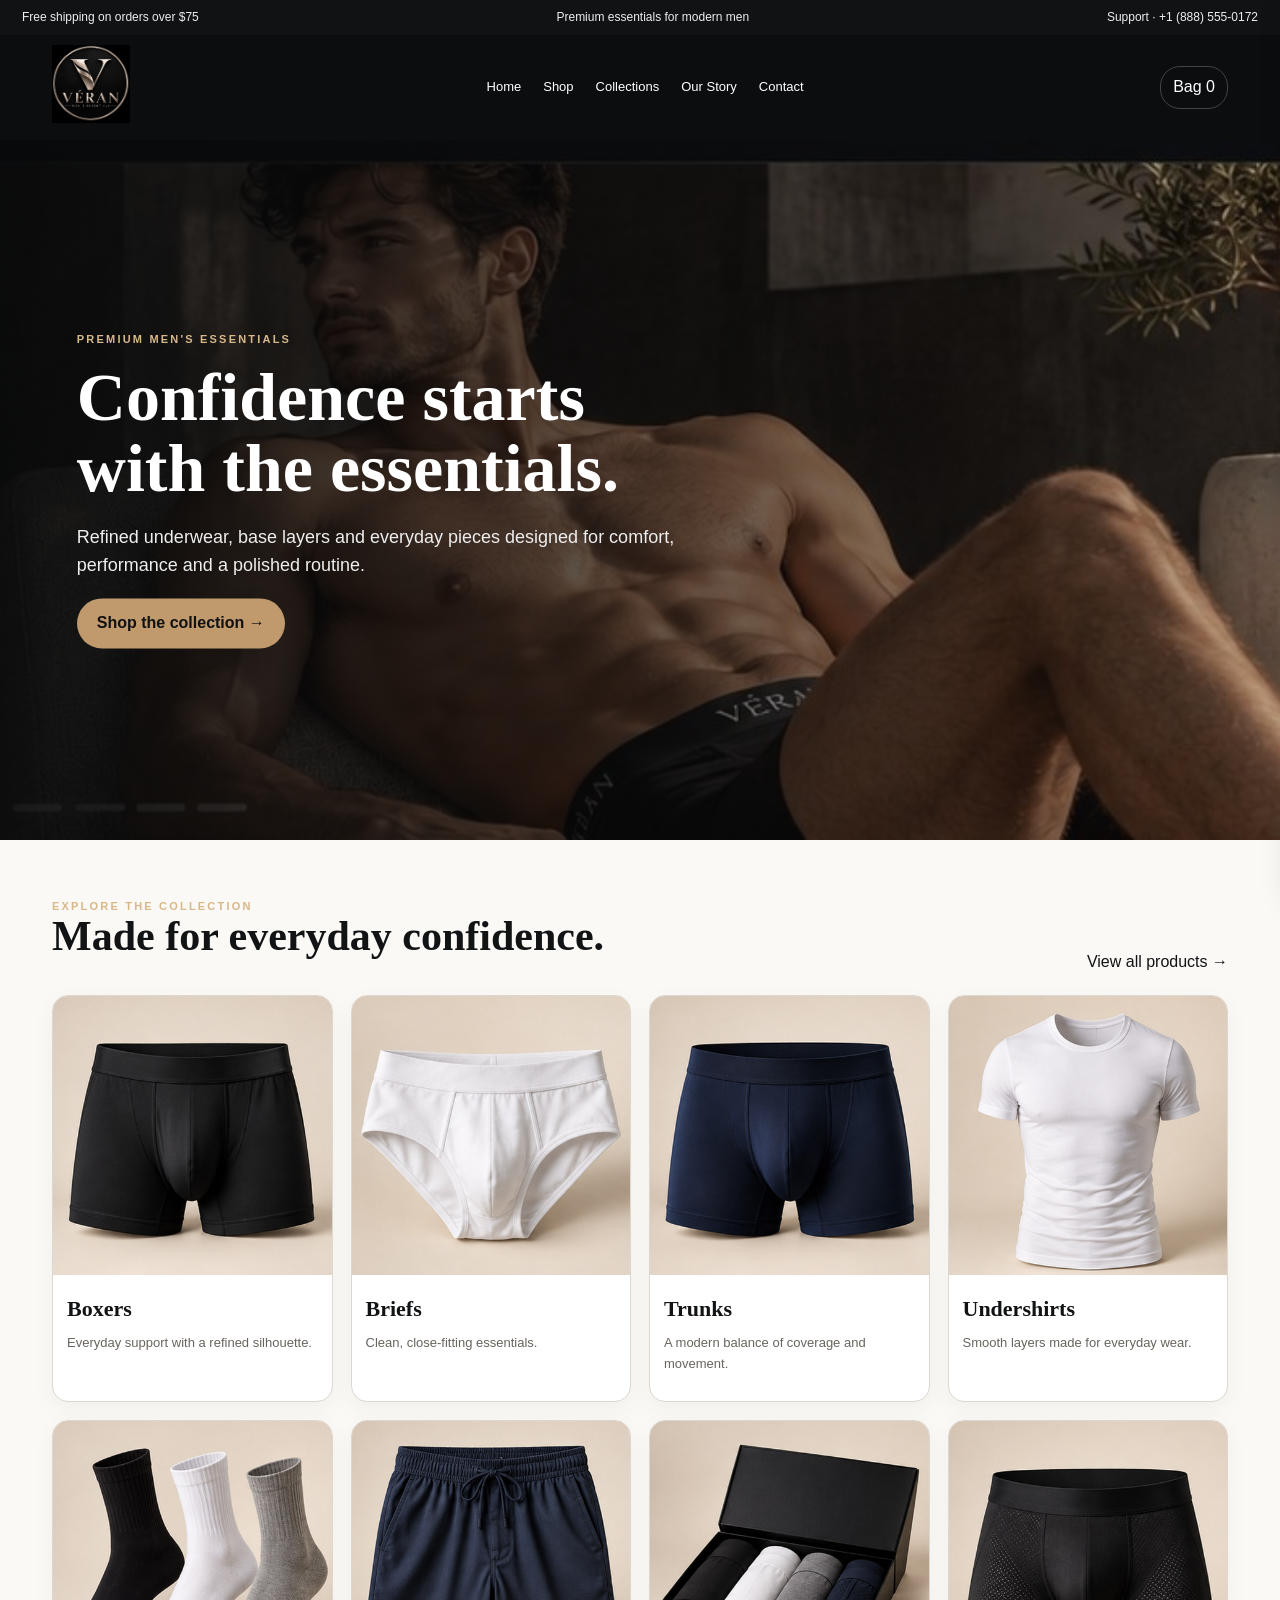
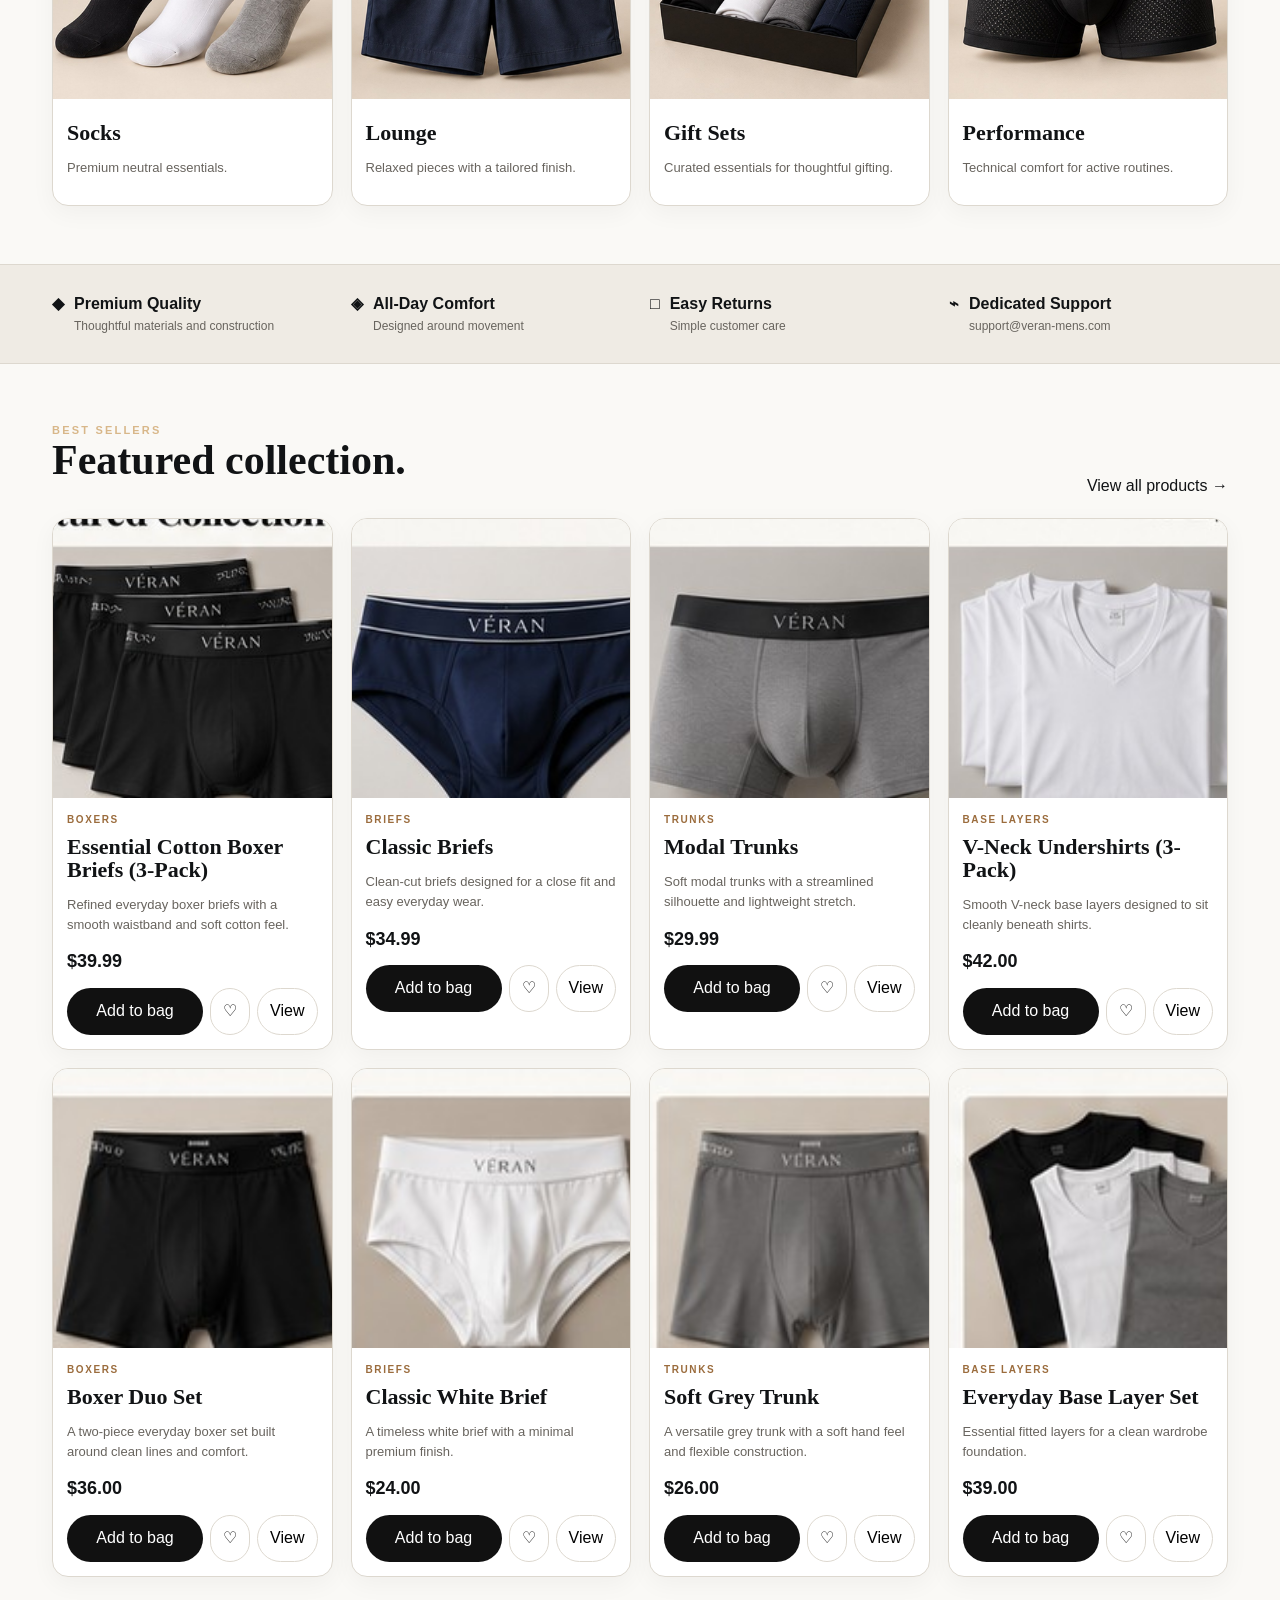
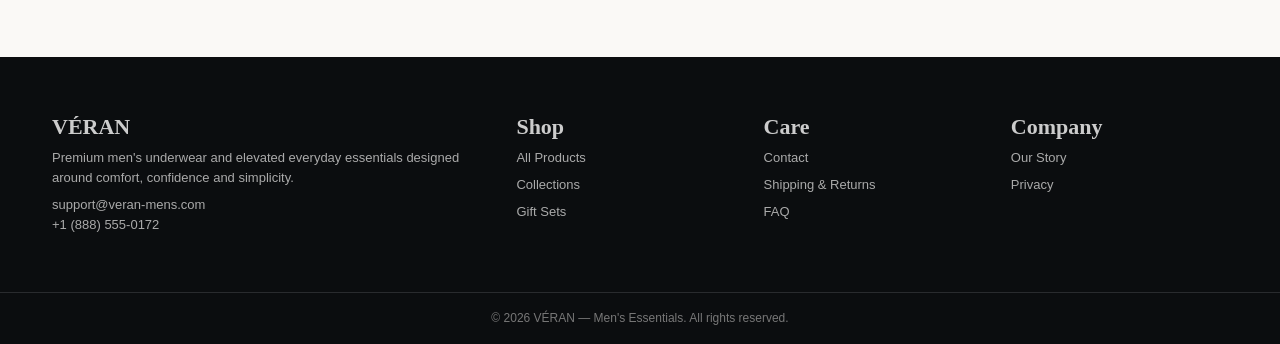
<file: index.html>
<!doctype html><html lang="en"><head><meta charset="utf-8"><meta name="viewport" content="width=device-width,initial-scale=1"><title>VÉRAN — Men's Essentials</title><link rel="icon" href="assets/images/branding/favicon.png"><link rel="stylesheet" href="css/style.css"></head><body><div class="topbar"><span>Free shipping on orders over $75</span><span>Premium essentials for modern men</span><span>Support · +1 (888) 555-0172</span></div><header class="nav"><div class="nav-inner"><a href="index.html"><img class="logo" src="assets/images/branding/veran-logo.png" alt="VÉRAN"></a><nav class="navlinks"><a href="index.html">Home</a><a href="pages/shop.html">Shop</a><a href="pages/collections.html">Collections</a><a href="pages/our-story.html">Our Story</a><a href="pages/contact.html">Contact</a></nav><button class="icon-btn" onclick="openCart()">Bag <span id="cartCount">0</span></button></div></header><main><section class="hero"><img src="assets/images/hero/veran-hero.jpg" alt="Premium VÉRAN men's essentials editorial"><div class="hero-content"><div class="kicker">Premium men's essentials</div><h1>Confidence starts with the essentials.</h1><p>Refined underwear, base layers and everyday pieces designed for comfort, performance and a polished routine.</p><a class="btn" href="pages/shop.html">Shop the collection →</a></div></section><section class="section"><div class="section-head"><div><div class="kicker">Explore the collection</div><h2>Made for everyday confidence.</h2></div><a href="pages/shop.html">View all products →</a></div><div class="grid"><a class="category-card" href="pages/shop.html"><img src="assets/images/categories/boxers.jpg" alt="Boxers"><div class="copy"><h3>Boxers</h3><p>Everyday support with a refined silhouette.</p></div></a><a class="category-card" href="pages/shop.html"><img src="assets/images/categories/briefs.jpg" alt="Briefs"><div class="copy"><h3>Briefs</h3><p>Clean, close-fitting essentials.</p></div></a><a class="category-card" href="pages/shop.html"><img src="assets/images/categories/trunks.jpg" alt="Trunks"><div class="copy"><h3>Trunks</h3><p>A modern balance of coverage and movement.</p></div></a><a class="category-card" href="pages/shop.html"><img src="assets/images/categories/undershirts.jpg" alt="Undershirts"><div class="copy"><h3>Undershirts</h3><p>Smooth layers made for everyday wear.</p></div></a><a class="category-card" href="pages/shop.html"><img src="assets/images/categories/socks.jpg" alt="Socks"><div class="copy"><h3>Socks</h3><p>Premium neutral essentials.</p></div></a><a class="category-card" href="pages/shop.html"><img src="assets/images/categories/lounge.jpg" alt="Lounge"><div class="copy"><h3>Lounge</h3><p>Relaxed pieces with a tailored finish.</p></div></a><a class="category-card" href="pages/shop.html"><img src="assets/images/categories/gift-sets.jpg" alt="Gift Sets"><div class="copy"><h3>Gift Sets</h3><p>Curated essentials for thoughtful gifting.</p></div></a><a class="category-card" href="pages/shop.html"><img src="assets/images/categories/performance.jpg" alt="Performance"><div class="copy"><h3>Performance</h3><p>Technical comfort for active routines.</p></div></a></div></section><section class="benefits"><div class="benefit-grid"><div class="benefit"><b>◆</b><div><strong>Premium Quality</strong><span>Thoughtful materials and construction</span></div></div><div class="benefit"><b>◈</b><div><strong>All-Day Comfort</strong><span>Designed around movement</span></div></div><div class="benefit"><b>□</b><div><strong>Easy Returns</strong><span>Simple customer care</span></div></div><div class="benefit"><b>⌁</b><div><strong>Dedicated Support</strong><span>support@veran-mens.com</span></div></div></div></section><section class="section"><div class="section-head"><div><div class="kicker">Best sellers</div><h2>Featured collection.</h2></div><a href="pages/shop.html">View all products →</a></div><div id="featured" class="grid"></div></section></main><footer class="footer"><div class="footer-inner"><div><h3>VÉRAN</h3><p>Premium men's underwear and elevated everyday essentials designed around comfort, confidence and simplicity.</p><p>support@veran-mens.com<br>+1 (888) 555-0172</p></div><div><h3>Shop</h3><a href="pages/shop.html">All Products</a><a href="pages/collections.html">Collections</a><a href="pages/gift-sets.html">Gift Sets</a></div><div><h3>Care</h3><a href="pages/contact.html">Contact</a><a href="pages/shipping.html">Shipping & Returns</a><a href="pages/faq.html">FAQ</a></div><div><h3>Company</h3><a href="pages/our-story.html">Our Story</a><a href="pages/privacy.html">Privacy</a></div></div><div class="copyright">© 2026 VÉRAN — Men's Essentials. All rights reserved.</div></footer><div id="cart" class="drawer"><button class="drawer-close" onclick="closeCart()">×</button><h2>Your Bag</h2><div id="cartItems"></div><button class="btn" style="width:100%">Proceed to checkout</button></div><div id="modal" class="modal" onclick="if(event.target===this)closeModal()"><div class="modal-card"><div id="modalContent" style="display:contents"></div></div></div><script src="js/app.js"></script></body></html>
</file>
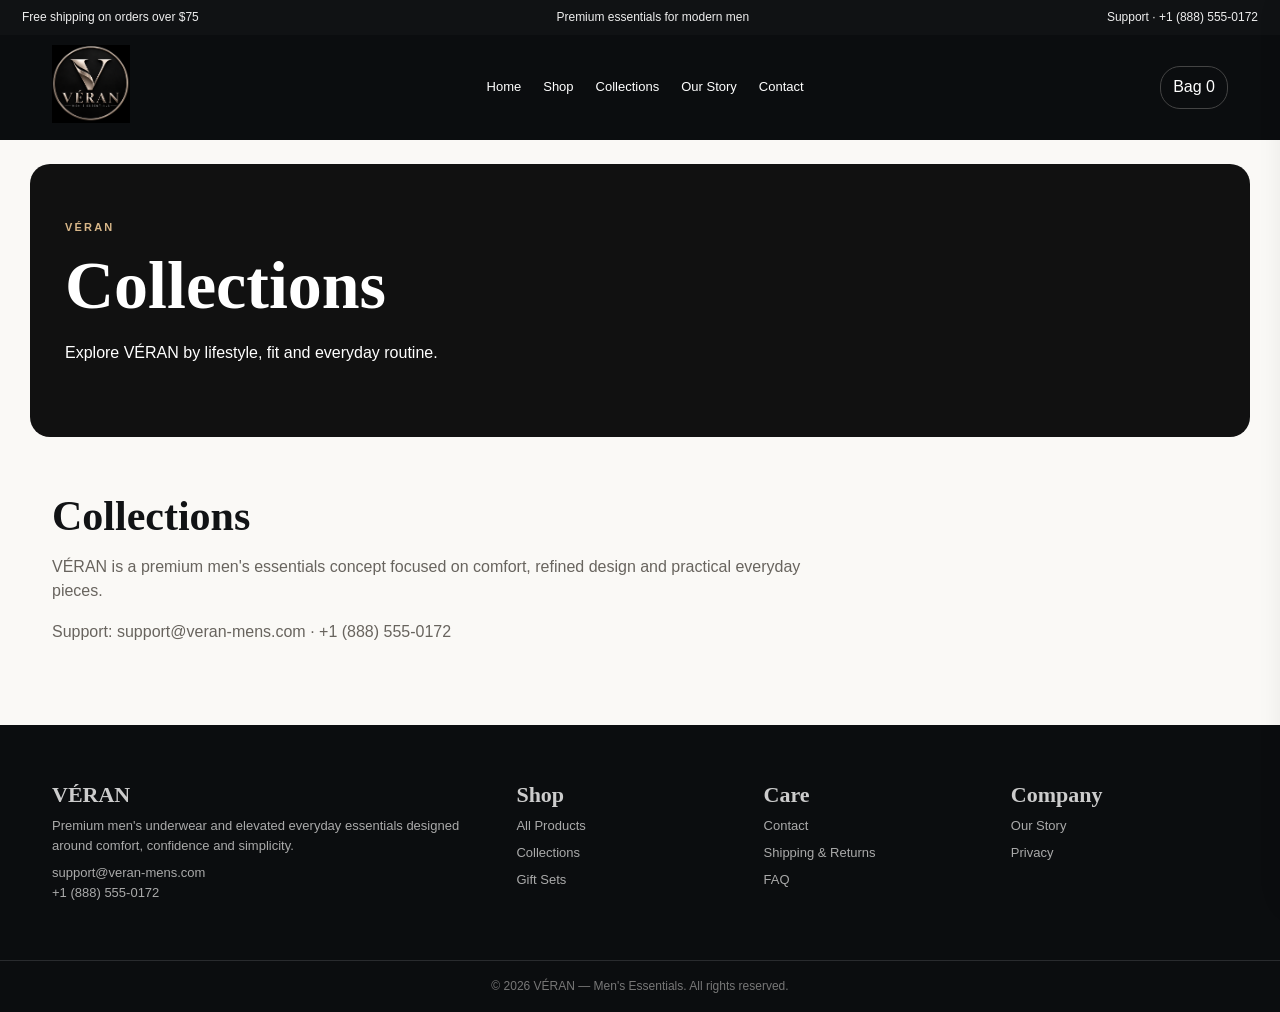
<file: pages/collections.html>
<!doctype html><html lang="en"><head><meta charset="utf-8"><meta name="viewport" content="width=device-width,initial-scale=1"><title>Collections — VÉRAN</title><link rel="icon" href="../assets/images/branding/favicon.png"><link rel="stylesheet" href="../css/style.css"></head><body><div class="topbar"><span>Free shipping on orders over $75</span><span>Premium essentials for modern men</span><span>Support · +1 (888) 555-0172</span></div><header class="nav"><div class="nav-inner"><a href="../index.html"><img class="logo" src="../assets/images/branding/veran-logo.png" alt="VÉRAN"></a><nav class="navlinks"><a href="../index.html">Home</a><a href="../pages/shop.html">Shop</a><a href="../pages/collections.html">Collections</a><a href="../pages/our-story.html">Our Story</a><a href="../pages/contact.html">Contact</a></nav><button class="icon-btn" onclick="openCart()">Bag <span id="cartCount">0</span></button></div></header><main><section class="page-hero"><div class="kicker">VÉRAN</div><h1>Collections</h1><p>Explore VÉRAN by lifestyle, fit and everyday routine.</p></section><section class="section"><h2>Collections</h2><p style="max-width:760px;color:var(--muted)">VÉRAN is a premium men's essentials concept focused on comfort, refined design and practical everyday pieces.</p><p style="max-width:760px;color:var(--muted)">Support: <a href="mailto:support@veran-mens.com">support@veran-mens.com</a> · +1 (888) 555-0172</p></section></main><footer class="footer"><div class="footer-inner"><div><h3>VÉRAN</h3><p>Premium men's underwear and elevated everyday essentials designed around comfort, confidence and simplicity.</p><p>support@veran-mens.com<br>+1 (888) 555-0172</p></div><div><h3>Shop</h3><a href="../pages/shop.html">All Products</a><a href="../pages/collections.html">Collections</a><a href="../pages/gift-sets.html">Gift Sets</a></div><div><h3>Care</h3><a href="../pages/contact.html">Contact</a><a href="../pages/shipping.html">Shipping & Returns</a><a href="../pages/faq.html">FAQ</a></div><div><h3>Company</h3><a href="../pages/our-story.html">Our Story</a><a href="../pages/privacy.html">Privacy</a></div></div><div class="copyright">© 2026 VÉRAN — Men's Essentials. All rights reserved.</div></footer><div id="cart" class="drawer"><button class="drawer-close" onclick="closeCart()">×</button><h2>Your Bag</h2><div id="cartItems"></div><button class="btn" style="width:100%">Proceed to checkout</button></div><div id="modal" class="modal" onclick="if(event.target===this)closeModal()"><div class="modal-card"><div id="modalContent" style="display:contents"></div></div></div><script src="../js/app.js"></script></body></html>
</file>
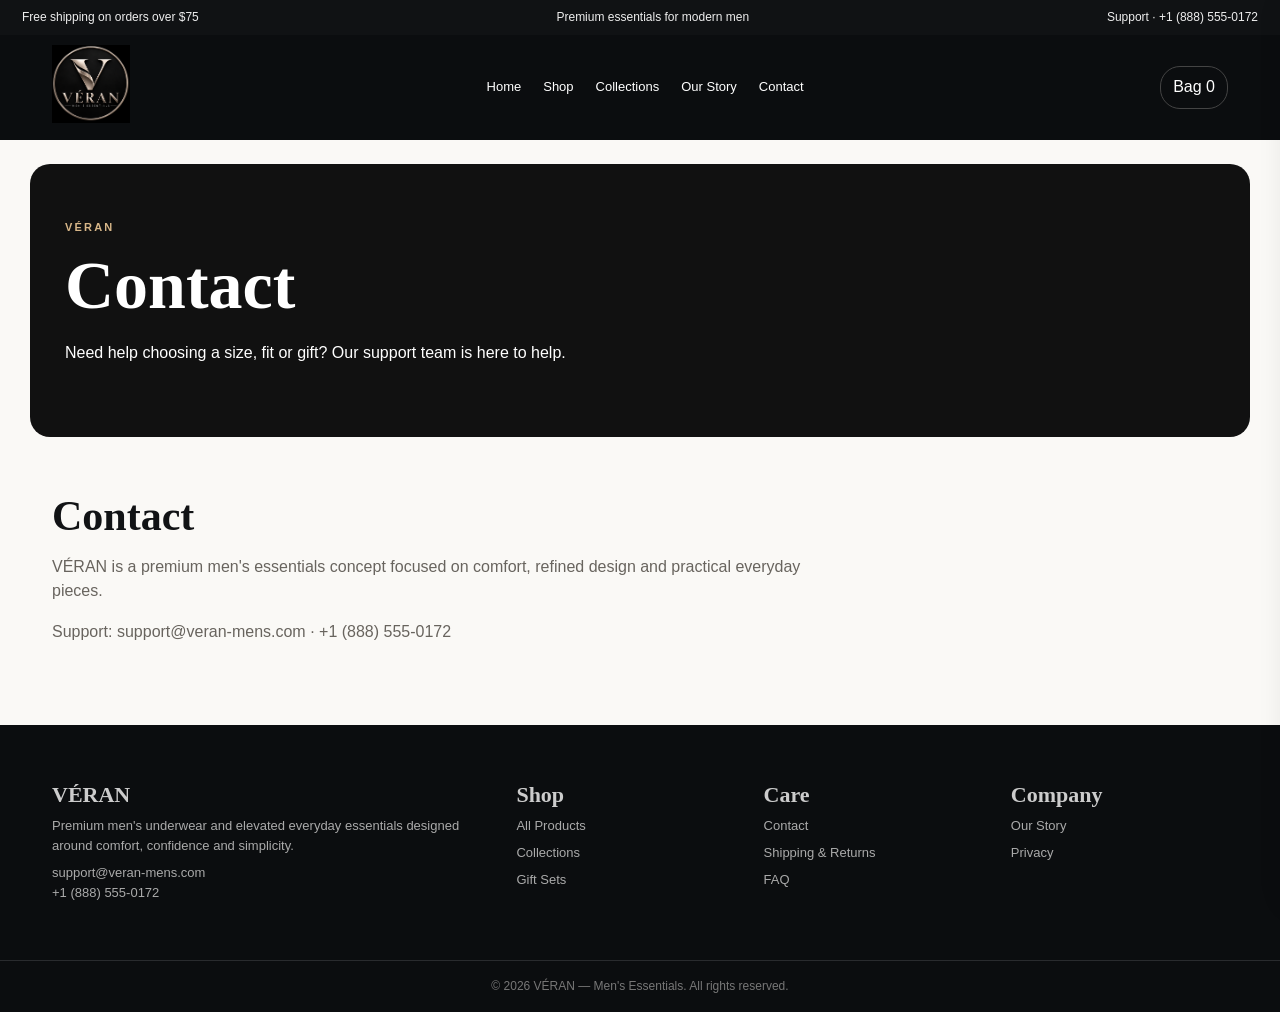
<file: pages/contact.html>
<!doctype html><html lang="en"><head><meta charset="utf-8"><meta name="viewport" content="width=device-width,initial-scale=1"><title>Contact — VÉRAN</title><link rel="icon" href="../assets/images/branding/favicon.png"><link rel="stylesheet" href="../css/style.css"></head><body><div class="topbar"><span>Free shipping on orders over $75</span><span>Premium essentials for modern men</span><span>Support · +1 (888) 555-0172</span></div><header class="nav"><div class="nav-inner"><a href="../index.html"><img class="logo" src="../assets/images/branding/veran-logo.png" alt="VÉRAN"></a><nav class="navlinks"><a href="../index.html">Home</a><a href="../pages/shop.html">Shop</a><a href="../pages/collections.html">Collections</a><a href="../pages/our-story.html">Our Story</a><a href="../pages/contact.html">Contact</a></nav><button class="icon-btn" onclick="openCart()">Bag <span id="cartCount">0</span></button></div></header><main><section class="page-hero"><div class="kicker">VÉRAN</div><h1>Contact</h1><p>Need help choosing a size, fit or gift? Our support team is here to help.</p></section><section class="section"><h2>Contact</h2><p style="max-width:760px;color:var(--muted)">VÉRAN is a premium men's essentials concept focused on comfort, refined design and practical everyday pieces.</p><p style="max-width:760px;color:var(--muted)">Support: <a href="mailto:support@veran-mens.com">support@veran-mens.com</a> · +1 (888) 555-0172</p></section></main><footer class="footer"><div class="footer-inner"><div><h3>VÉRAN</h3><p>Premium men's underwear and elevated everyday essentials designed around comfort, confidence and simplicity.</p><p>support@veran-mens.com<br>+1 (888) 555-0172</p></div><div><h3>Shop</h3><a href="../pages/shop.html">All Products</a><a href="../pages/collections.html">Collections</a><a href="../pages/gift-sets.html">Gift Sets</a></div><div><h3>Care</h3><a href="../pages/contact.html">Contact</a><a href="../pages/shipping.html">Shipping & Returns</a><a href="../pages/faq.html">FAQ</a></div><div><h3>Company</h3><a href="../pages/our-story.html">Our Story</a><a href="../pages/privacy.html">Privacy</a></div></div><div class="copyright">© 2026 VÉRAN — Men's Essentials. All rights reserved.</div></footer><div id="cart" class="drawer"><button class="drawer-close" onclick="closeCart()">×</button><h2>Your Bag</h2><div id="cartItems"></div><button class="btn" style="width:100%">Proceed to checkout</button></div><div id="modal" class="modal" onclick="if(event.target===this)closeModal()"><div class="modal-card"><div id="modalContent" style="display:contents"></div></div></div><script src="../js/app.js"></script></body></html>
</file>
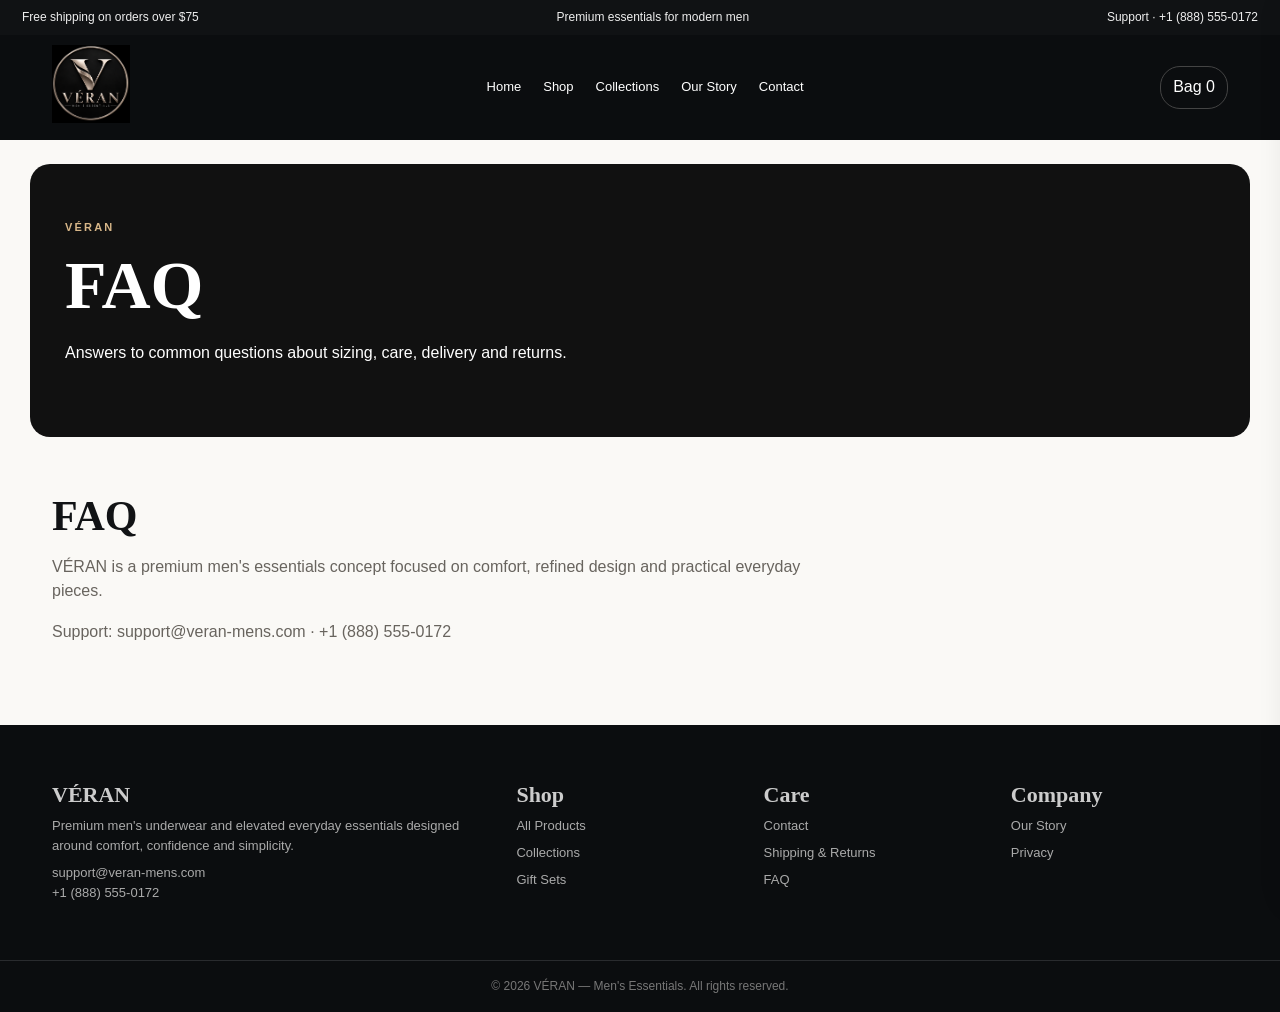
<file: pages/faq.html>
<!doctype html><html lang="en"><head><meta charset="utf-8"><meta name="viewport" content="width=device-width,initial-scale=1"><title>FAQ — VÉRAN</title><link rel="icon" href="../assets/images/branding/favicon.png"><link rel="stylesheet" href="../css/style.css"></head><body><div class="topbar"><span>Free shipping on orders over $75</span><span>Premium essentials for modern men</span><span>Support · +1 (888) 555-0172</span></div><header class="nav"><div class="nav-inner"><a href="../index.html"><img class="logo" src="../assets/images/branding/veran-logo.png" alt="VÉRAN"></a><nav class="navlinks"><a href="../index.html">Home</a><a href="../pages/shop.html">Shop</a><a href="../pages/collections.html">Collections</a><a href="../pages/our-story.html">Our Story</a><a href="../pages/contact.html">Contact</a></nav><button class="icon-btn" onclick="openCart()">Bag <span id="cartCount">0</span></button></div></header><main><section class="page-hero"><div class="kicker">VÉRAN</div><h1>FAQ</h1><p>Answers to common questions about sizing, care, delivery and returns.</p></section><section class="section"><h2>FAQ</h2><p style="max-width:760px;color:var(--muted)">VÉRAN is a premium men's essentials concept focused on comfort, refined design and practical everyday pieces.</p><p style="max-width:760px;color:var(--muted)">Support: <a href="mailto:support@veran-mens.com">support@veran-mens.com</a> · +1 (888) 555-0172</p></section></main><footer class="footer"><div class="footer-inner"><div><h3>VÉRAN</h3><p>Premium men's underwear and elevated everyday essentials designed around comfort, confidence and simplicity.</p><p>support@veran-mens.com<br>+1 (888) 555-0172</p></div><div><h3>Shop</h3><a href="../pages/shop.html">All Products</a><a href="../pages/collections.html">Collections</a><a href="../pages/gift-sets.html">Gift Sets</a></div><div><h3>Care</h3><a href="../pages/contact.html">Contact</a><a href="../pages/shipping.html">Shipping & Returns</a><a href="../pages/faq.html">FAQ</a></div><div><h3>Company</h3><a href="../pages/our-story.html">Our Story</a><a href="../pages/privacy.html">Privacy</a></div></div><div class="copyright">© 2026 VÉRAN — Men's Essentials. All rights reserved.</div></footer><div id="cart" class="drawer"><button class="drawer-close" onclick="closeCart()">×</button><h2>Your Bag</h2><div id="cartItems"></div><button class="btn" style="width:100%">Proceed to checkout</button></div><div id="modal" class="modal" onclick="if(event.target===this)closeModal()"><div class="modal-card"><div id="modalContent" style="display:contents"></div></div></div><script src="../js/app.js"></script></body></html>
</file>
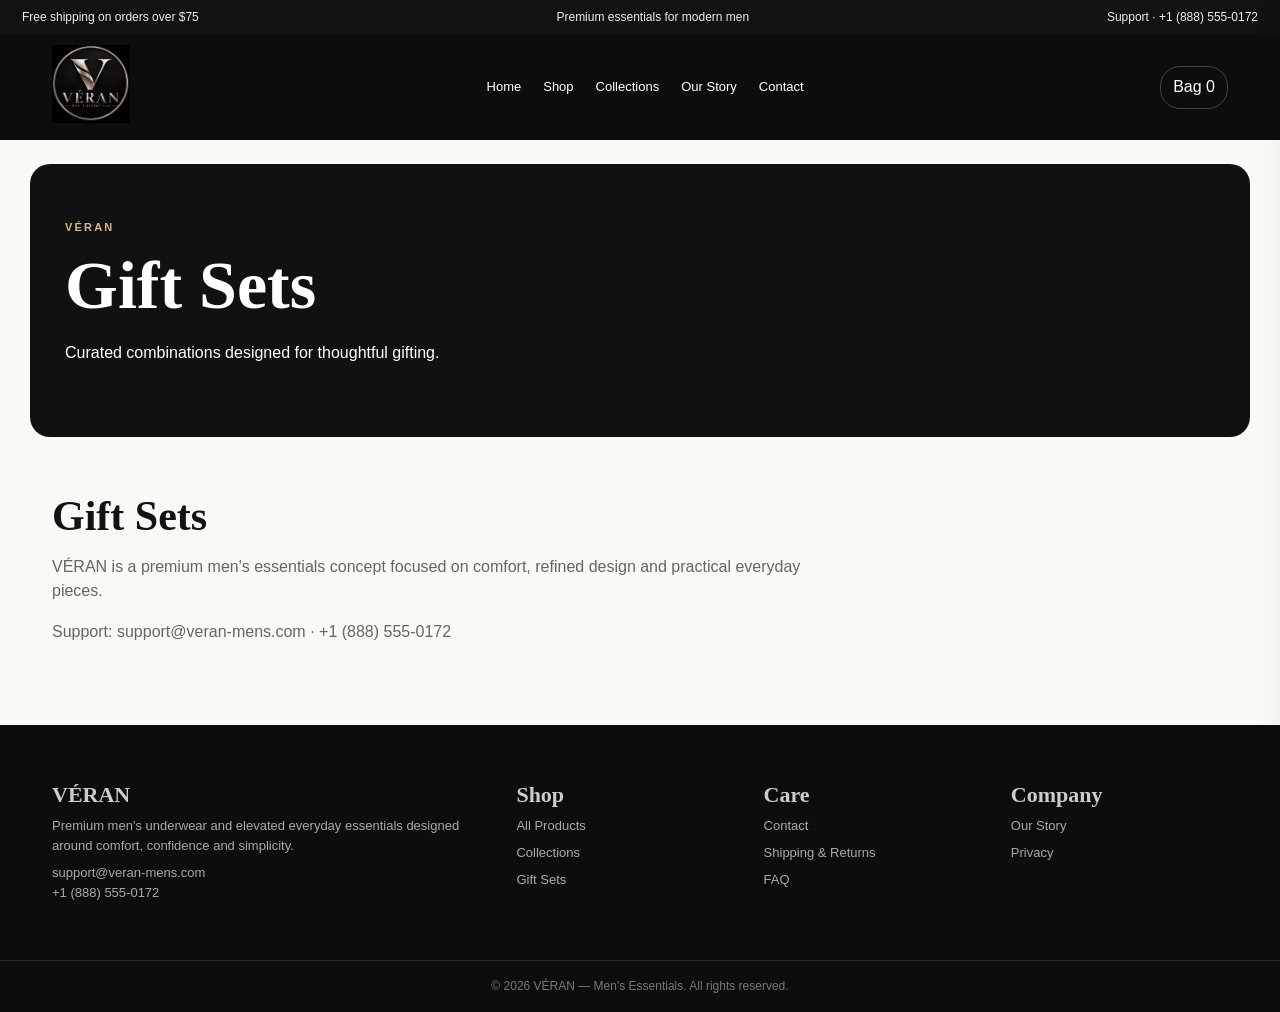
<file: pages/gift-sets.html>
<!doctype html><html lang="en"><head><meta charset="utf-8"><meta name="viewport" content="width=device-width,initial-scale=1"><title>Gift Sets — VÉRAN</title><link rel="icon" href="../assets/images/branding/favicon.png"><link rel="stylesheet" href="../css/style.css"></head><body><div class="topbar"><span>Free shipping on orders over $75</span><span>Premium essentials for modern men</span><span>Support · +1 (888) 555-0172</span></div><header class="nav"><div class="nav-inner"><a href="../index.html"><img class="logo" src="../assets/images/branding/veran-logo.png" alt="VÉRAN"></a><nav class="navlinks"><a href="../index.html">Home</a><a href="../pages/shop.html">Shop</a><a href="../pages/collections.html">Collections</a><a href="../pages/our-story.html">Our Story</a><a href="../pages/contact.html">Contact</a></nav><button class="icon-btn" onclick="openCart()">Bag <span id="cartCount">0</span></button></div></header><main><section class="page-hero"><div class="kicker">VÉRAN</div><h1>Gift Sets</h1><p>Curated combinations designed for thoughtful gifting.</p></section><section class="section"><h2>Gift Sets</h2><p style="max-width:760px;color:var(--muted)">VÉRAN is a premium men's essentials concept focused on comfort, refined design and practical everyday pieces.</p><p style="max-width:760px;color:var(--muted)">Support: <a href="mailto:support@veran-mens.com">support@veran-mens.com</a> · +1 (888) 555-0172</p></section></main><footer class="footer"><div class="footer-inner"><div><h3>VÉRAN</h3><p>Premium men's underwear and elevated everyday essentials designed around comfort, confidence and simplicity.</p><p>support@veran-mens.com<br>+1 (888) 555-0172</p></div><div><h3>Shop</h3><a href="../pages/shop.html">All Products</a><a href="../pages/collections.html">Collections</a><a href="../pages/gift-sets.html">Gift Sets</a></div><div><h3>Care</h3><a href="../pages/contact.html">Contact</a><a href="../pages/shipping.html">Shipping & Returns</a><a href="../pages/faq.html">FAQ</a></div><div><h3>Company</h3><a href="../pages/our-story.html">Our Story</a><a href="../pages/privacy.html">Privacy</a></div></div><div class="copyright">© 2026 VÉRAN — Men's Essentials. All rights reserved.</div></footer><div id="cart" class="drawer"><button class="drawer-close" onclick="closeCart()">×</button><h2>Your Bag</h2><div id="cartItems"></div><button class="btn" style="width:100%">Proceed to checkout</button></div><div id="modal" class="modal" onclick="if(event.target===this)closeModal()"><div class="modal-card"><div id="modalContent" style="display:contents"></div></div></div><script src="../js/app.js"></script></body></html>
</file>
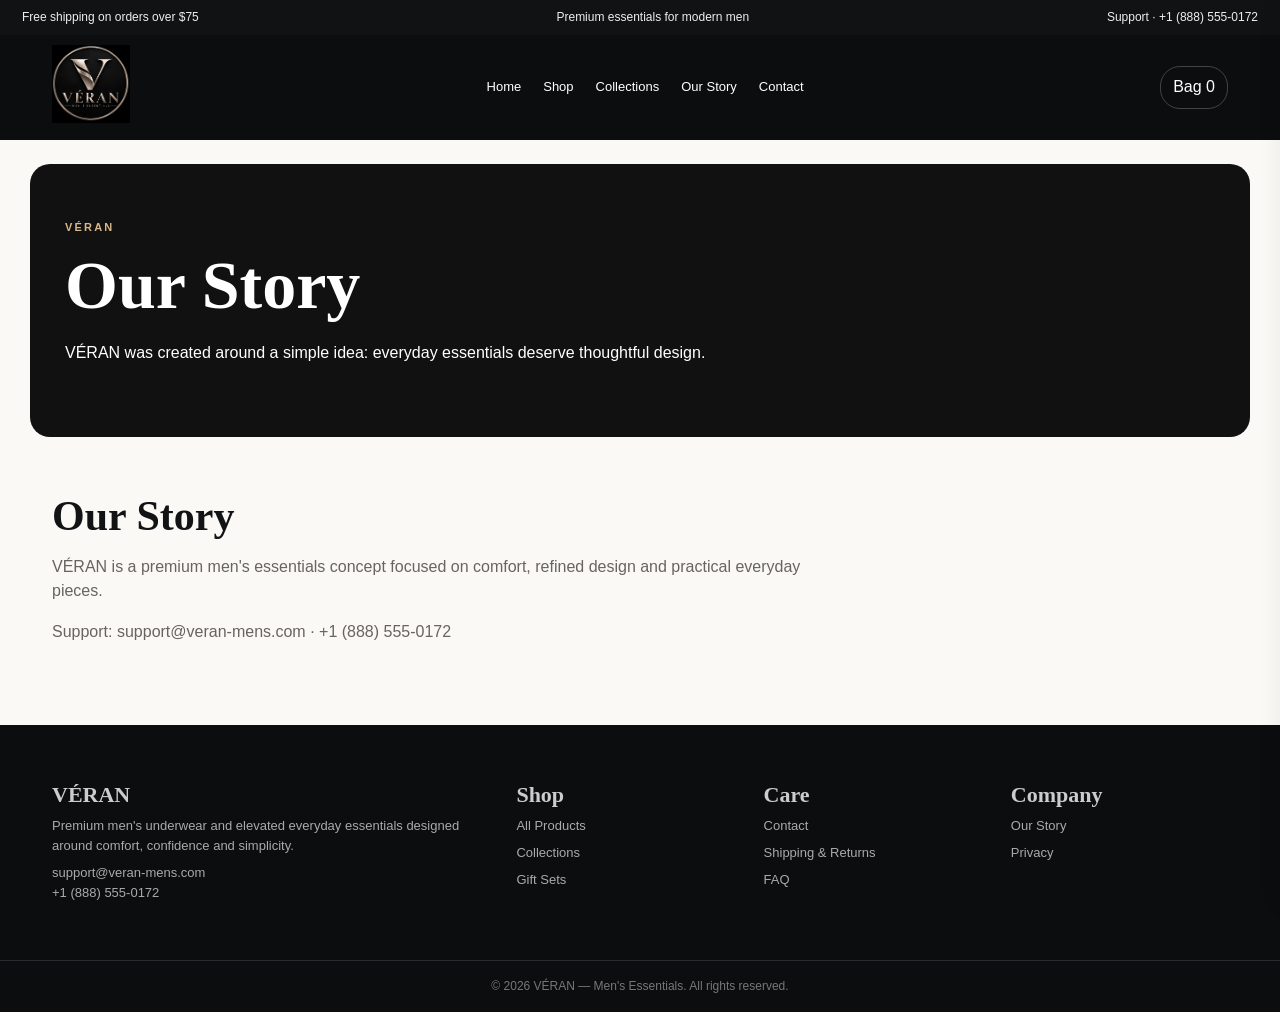
<file: pages/our-story.html>
<!doctype html><html lang="en"><head><meta charset="utf-8"><meta name="viewport" content="width=device-width,initial-scale=1"><title>Our Story — VÉRAN</title><link rel="icon" href="../assets/images/branding/favicon.png"><link rel="stylesheet" href="../css/style.css"></head><body><div class="topbar"><span>Free shipping on orders over $75</span><span>Premium essentials for modern men</span><span>Support · +1 (888) 555-0172</span></div><header class="nav"><div class="nav-inner"><a href="../index.html"><img class="logo" src="../assets/images/branding/veran-logo.png" alt="VÉRAN"></a><nav class="navlinks"><a href="../index.html">Home</a><a href="../pages/shop.html">Shop</a><a href="../pages/collections.html">Collections</a><a href="../pages/our-story.html">Our Story</a><a href="../pages/contact.html">Contact</a></nav><button class="icon-btn" onclick="openCart()">Bag <span id="cartCount">0</span></button></div></header><main><section class="page-hero"><div class="kicker">VÉRAN</div><h1>Our Story</h1><p>VÉRAN was created around a simple idea: everyday essentials deserve thoughtful design.</p></section><section class="section"><h2>Our Story</h2><p style="max-width:760px;color:var(--muted)">VÉRAN is a premium men's essentials concept focused on comfort, refined design and practical everyday pieces.</p><p style="max-width:760px;color:var(--muted)">Support: <a href="mailto:support@veran-mens.com">support@veran-mens.com</a> · +1 (888) 555-0172</p></section></main><footer class="footer"><div class="footer-inner"><div><h3>VÉRAN</h3><p>Premium men's underwear and elevated everyday essentials designed around comfort, confidence and simplicity.</p><p>support@veran-mens.com<br>+1 (888) 555-0172</p></div><div><h3>Shop</h3><a href="../pages/shop.html">All Products</a><a href="../pages/collections.html">Collections</a><a href="../pages/gift-sets.html">Gift Sets</a></div><div><h3>Care</h3><a href="../pages/contact.html">Contact</a><a href="../pages/shipping.html">Shipping & Returns</a><a href="../pages/faq.html">FAQ</a></div><div><h3>Company</h3><a href="../pages/our-story.html">Our Story</a><a href="../pages/privacy.html">Privacy</a></div></div><div class="copyright">© 2026 VÉRAN — Men's Essentials. All rights reserved.</div></footer><div id="cart" class="drawer"><button class="drawer-close" onclick="closeCart()">×</button><h2>Your Bag</h2><div id="cartItems"></div><button class="btn" style="width:100%">Proceed to checkout</button></div><div id="modal" class="modal" onclick="if(event.target===this)closeModal()"><div class="modal-card"><div id="modalContent" style="display:contents"></div></div></div><script src="../js/app.js"></script></body></html>
</file>
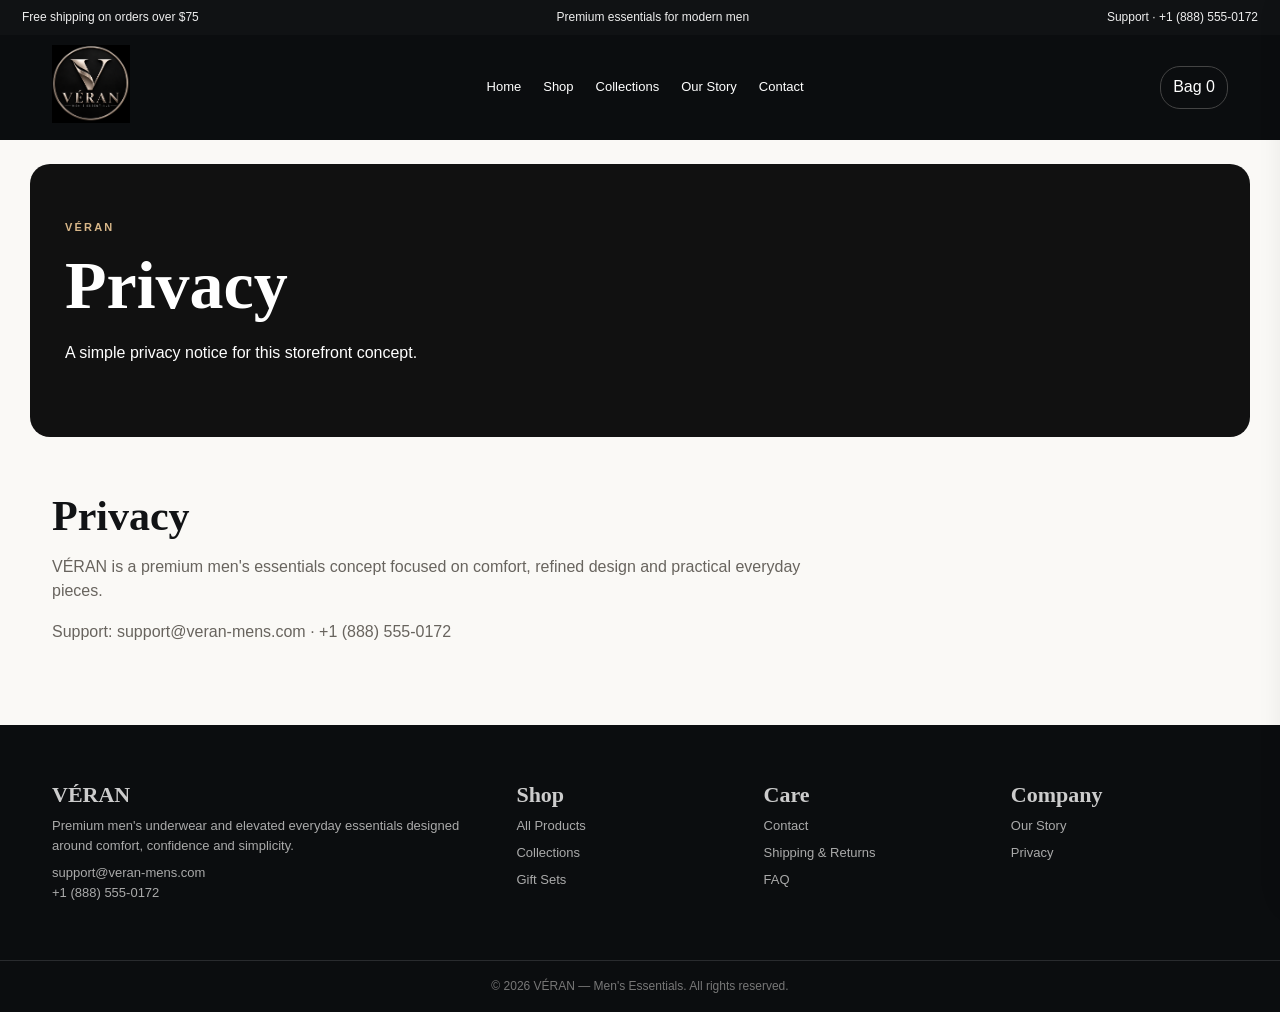
<file: pages/privacy.html>
<!doctype html><html lang="en"><head><meta charset="utf-8"><meta name="viewport" content="width=device-width,initial-scale=1"><title>Privacy — VÉRAN</title><link rel="icon" href="../assets/images/branding/favicon.png"><link rel="stylesheet" href="../css/style.css"></head><body><div class="topbar"><span>Free shipping on orders over $75</span><span>Premium essentials for modern men</span><span>Support · +1 (888) 555-0172</span></div><header class="nav"><div class="nav-inner"><a href="../index.html"><img class="logo" src="../assets/images/branding/veran-logo.png" alt="VÉRAN"></a><nav class="navlinks"><a href="../index.html">Home</a><a href="../pages/shop.html">Shop</a><a href="../pages/collections.html">Collections</a><a href="../pages/our-story.html">Our Story</a><a href="../pages/contact.html">Contact</a></nav><button class="icon-btn" onclick="openCart()">Bag <span id="cartCount">0</span></button></div></header><main><section class="page-hero"><div class="kicker">VÉRAN</div><h1>Privacy</h1><p>A simple privacy notice for this storefront concept.</p></section><section class="section"><h2>Privacy</h2><p style="max-width:760px;color:var(--muted)">VÉRAN is a premium men's essentials concept focused on comfort, refined design and practical everyday pieces.</p><p style="max-width:760px;color:var(--muted)">Support: <a href="mailto:support@veran-mens.com">support@veran-mens.com</a> · +1 (888) 555-0172</p></section></main><footer class="footer"><div class="footer-inner"><div><h3>VÉRAN</h3><p>Premium men's underwear and elevated everyday essentials designed around comfort, confidence and simplicity.</p><p>support@veran-mens.com<br>+1 (888) 555-0172</p></div><div><h3>Shop</h3><a href="../pages/shop.html">All Products</a><a href="../pages/collections.html">Collections</a><a href="../pages/gift-sets.html">Gift Sets</a></div><div><h3>Care</h3><a href="../pages/contact.html">Contact</a><a href="../pages/shipping.html">Shipping & Returns</a><a href="../pages/faq.html">FAQ</a></div><div><h3>Company</h3><a href="../pages/our-story.html">Our Story</a><a href="../pages/privacy.html">Privacy</a></div></div><div class="copyright">© 2026 VÉRAN — Men's Essentials. All rights reserved.</div></footer><div id="cart" class="drawer"><button class="drawer-close" onclick="closeCart()">×</button><h2>Your Bag</h2><div id="cartItems"></div><button class="btn" style="width:100%">Proceed to checkout</button></div><div id="modal" class="modal" onclick="if(event.target===this)closeModal()"><div class="modal-card"><div id="modalContent" style="display:contents"></div></div></div><script src="../js/app.js"></script></body></html>
</file>
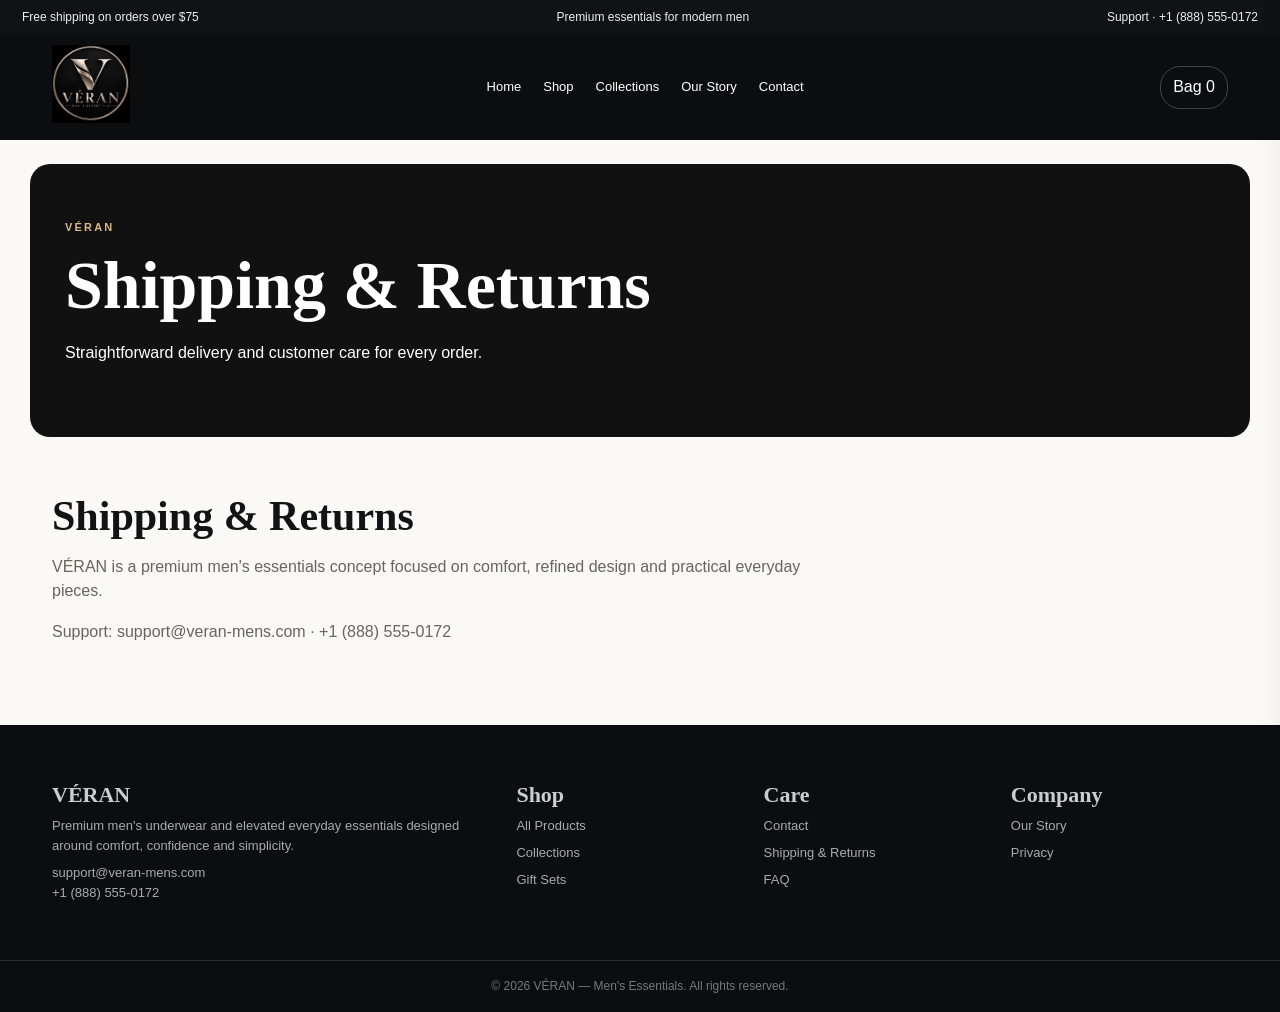
<file: pages/shipping.html>
<!doctype html><html lang="en"><head><meta charset="utf-8"><meta name="viewport" content="width=device-width,initial-scale=1"><title>Shipping & Returns — VÉRAN</title><link rel="icon" href="../assets/images/branding/favicon.png"><link rel="stylesheet" href="../css/style.css"></head><body><div class="topbar"><span>Free shipping on orders over $75</span><span>Premium essentials for modern men</span><span>Support · +1 (888) 555-0172</span></div><header class="nav"><div class="nav-inner"><a href="../index.html"><img class="logo" src="../assets/images/branding/veran-logo.png" alt="VÉRAN"></a><nav class="navlinks"><a href="../index.html">Home</a><a href="../pages/shop.html">Shop</a><a href="../pages/collections.html">Collections</a><a href="../pages/our-story.html">Our Story</a><a href="../pages/contact.html">Contact</a></nav><button class="icon-btn" onclick="openCart()">Bag <span id="cartCount">0</span></button></div></header><main><section class="page-hero"><div class="kicker">VÉRAN</div><h1>Shipping & Returns</h1><p>Straightforward delivery and customer care for every order.</p></section><section class="section"><h2>Shipping & Returns</h2><p style="max-width:760px;color:var(--muted)">VÉRAN is a premium men's essentials concept focused on comfort, refined design and practical everyday pieces.</p><p style="max-width:760px;color:var(--muted)">Support: <a href="mailto:support@veran-mens.com">support@veran-mens.com</a> · +1 (888) 555-0172</p></section></main><footer class="footer"><div class="footer-inner"><div><h3>VÉRAN</h3><p>Premium men's underwear and elevated everyday essentials designed around comfort, confidence and simplicity.</p><p>support@veran-mens.com<br>+1 (888) 555-0172</p></div><div><h3>Shop</h3><a href="../pages/shop.html">All Products</a><a href="../pages/collections.html">Collections</a><a href="../pages/gift-sets.html">Gift Sets</a></div><div><h3>Care</h3><a href="../pages/contact.html">Contact</a><a href="../pages/shipping.html">Shipping & Returns</a><a href="../pages/faq.html">FAQ</a></div><div><h3>Company</h3><a href="../pages/our-story.html">Our Story</a><a href="../pages/privacy.html">Privacy</a></div></div><div class="copyright">© 2026 VÉRAN — Men's Essentials. All rights reserved.</div></footer><div id="cart" class="drawer"><button class="drawer-close" onclick="closeCart()">×</button><h2>Your Bag</h2><div id="cartItems"></div><button class="btn" style="width:100%">Proceed to checkout</button></div><div id="modal" class="modal" onclick="if(event.target===this)closeModal()"><div class="modal-card"><div id="modalContent" style="display:contents"></div></div></div><script src="../js/app.js"></script></body></html>
</file>
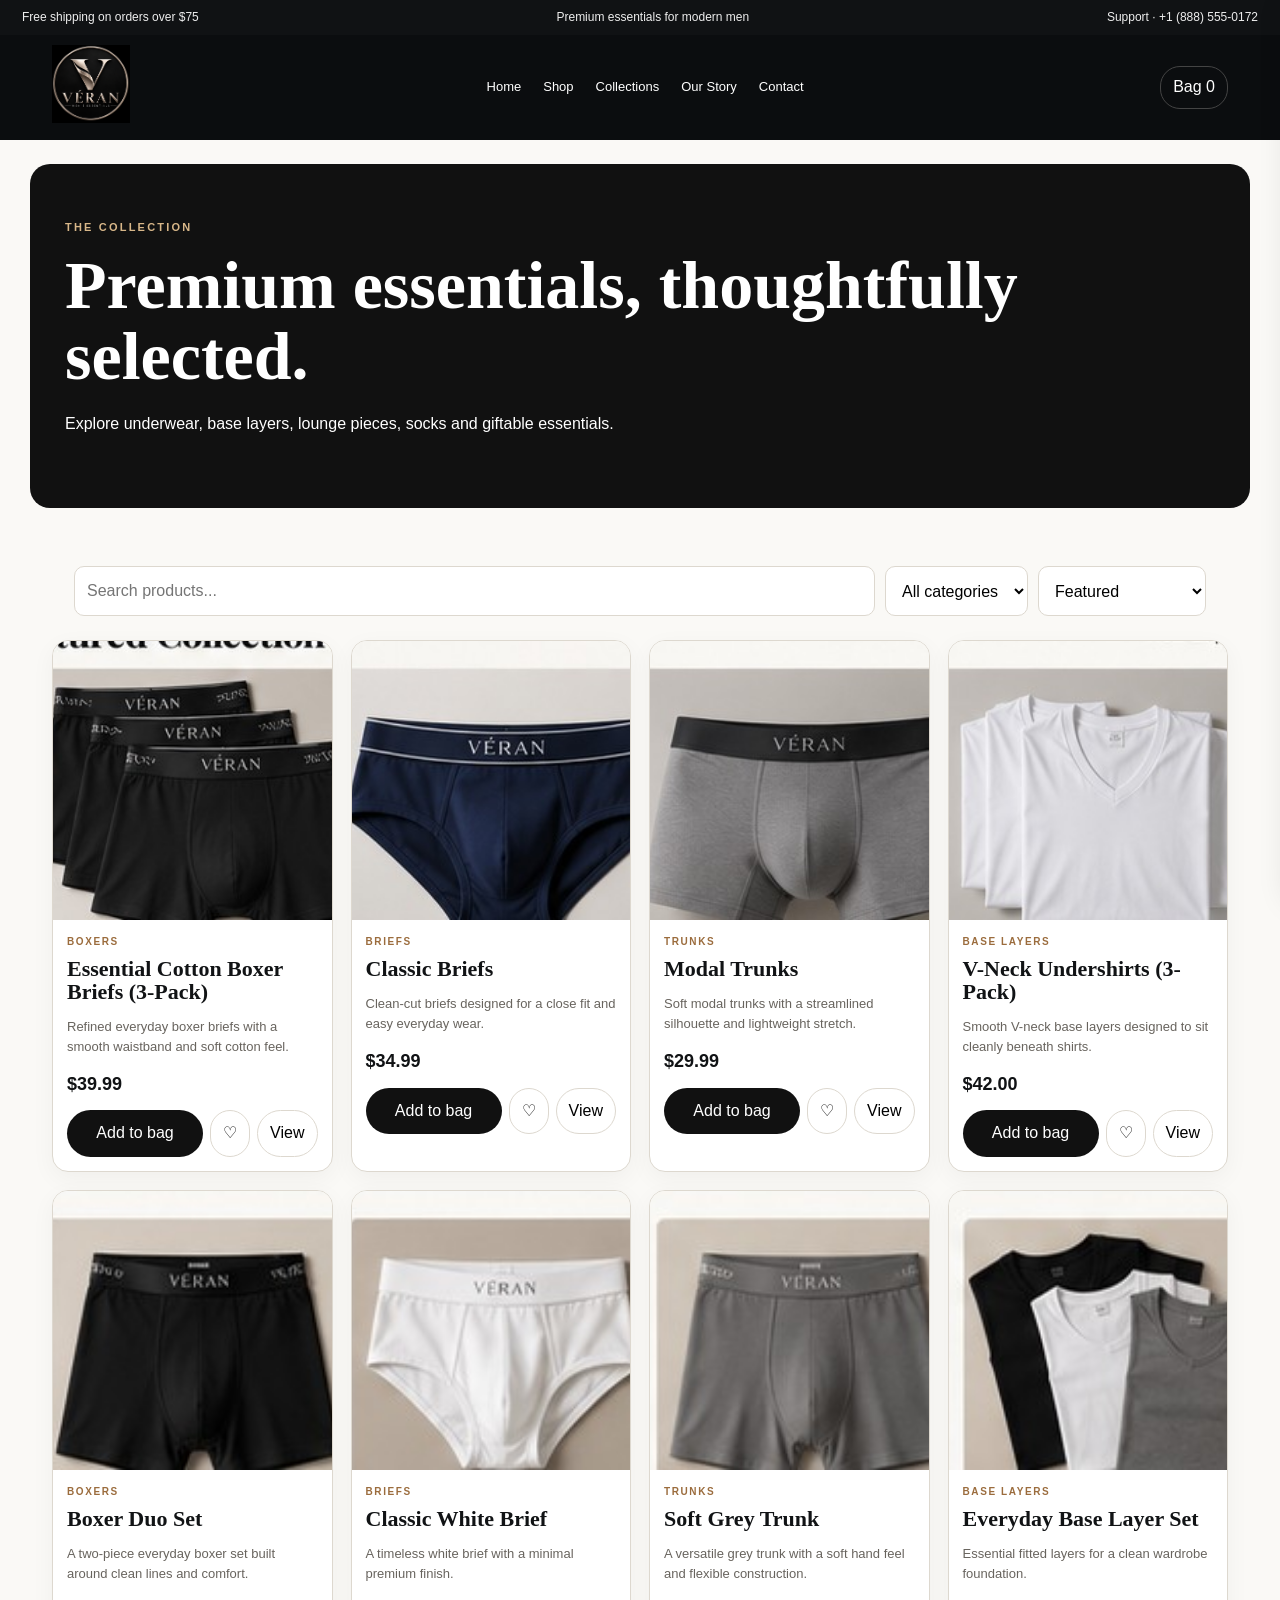
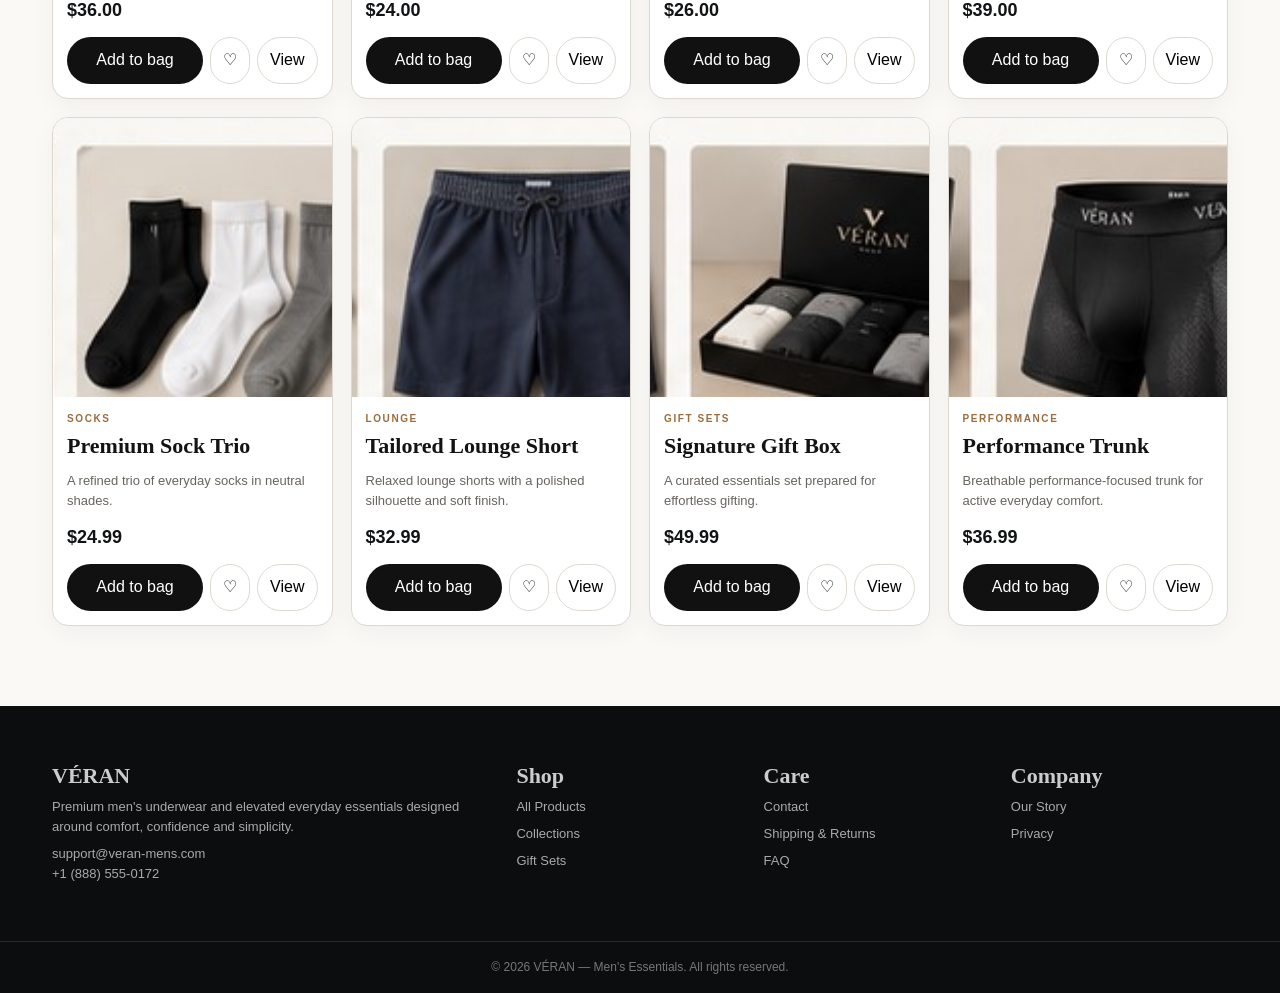
<file: pages/shop.html>
<!doctype html><html lang="en"><head><meta charset="utf-8"><meta name="viewport" content="width=device-width,initial-scale=1"><title>Shop — VÉRAN</title><link rel="icon" href="../assets/images/branding/favicon.png"><link rel="stylesheet" href="../css/style.css"></head><body><div class="topbar"><span>Free shipping on orders over $75</span><span>Premium essentials for modern men</span><span>Support · +1 (888) 555-0172</span></div><header class="nav"><div class="nav-inner"><a href="../index.html"><img class="logo" src="../assets/images/branding/veran-logo.png" alt="VÉRAN"></a><nav class="navlinks"><a href="../index.html">Home</a><a href="../pages/shop.html">Shop</a><a href="../pages/collections.html">Collections</a><a href="../pages/our-story.html">Our Story</a><a href="../pages/contact.html">Contact</a></nav><button class="icon-btn" onclick="openCart()">Bag <span id="cartCount">0</span></button></div></header><main><section class="page-hero"><div class="kicker">The collection</div><h1>Premium essentials, thoughtfully selected.</h1><p>Explore underwear, base layers, lounge pieces, socks and giftable essentials.</p></section><section class="section"><div class="shop-toolbar"><input id="search" placeholder="Search products..." oninput="renderShop()"><select id="category" onchange="renderShop()"><option value="">All categories</option><option value="boxers">Boxers</option><option value="briefs">Briefs</option><option value="trunks">Trunks</option><option value="base-layers">Base Layers</option><option value="socks">Socks</option><option value="lounge">Lounge</option><option value="gift-sets">Gift Sets</option><option value="performance">Performance</option></select><select id="sort" onchange="renderShop()"><option value="">Featured</option><option value="low">Price: low to high</option><option value="high">Price: high to low</option></select></div><div id="shopGrid" class="grid"></div></section></main><footer class="footer"><div class="footer-inner"><div><h3>VÉRAN</h3><p>Premium men's underwear and elevated everyday essentials designed around comfort, confidence and simplicity.</p><p>support@veran-mens.com<br>+1 (888) 555-0172</p></div><div><h3>Shop</h3><a href="../pages/shop.html">All Products</a><a href="../pages/collections.html">Collections</a><a href="../pages/gift-sets.html">Gift Sets</a></div><div><h3>Care</h3><a href="../pages/contact.html">Contact</a><a href="../pages/shipping.html">Shipping & Returns</a><a href="../pages/faq.html">FAQ</a></div><div><h3>Company</h3><a href="../pages/our-story.html">Our Story</a><a href="../pages/privacy.html">Privacy</a></div></div><div class="copyright">© 2026 VÉRAN — Men's Essentials. All rights reserved.</div></footer><div id="cart" class="drawer"><button class="drawer-close" onclick="closeCart()">×</button><h2>Your Bag</h2><div id="cartItems"></div><button class="btn" style="width:100%">Proceed to checkout</button></div><div id="modal" class="modal" onclick="if(event.target===this)closeModal()"><div class="modal-card"><div id="modalContent" style="display:contents"></div></div></div><script src="../js/app.js"></script></body></html>
</file>
<file: css/style.css>
*{box-sizing:border-box} :root{--ink:#111315;--paper:#faf9f6;--cream:#efebe4;--line:#ddd8cf;--muted:#68645e;--gold:#c09a6c;--max:1220px;--serif:Georgia,'Times New Roman',serif;--sans:Arial,sans-serif}body{margin:0;background:var(--paper);color:var(--ink);font-family:var(--sans);line-height:1.55}a{text-decoration:none;color:inherit}button,input,select{font:inherit}.topbar{background:#101214;color:#eee;padding:8px 22px;font-size:12px;display:flex;justify-content:space-between}.nav{background:#0b0d0f;color:#fff;position:sticky;top:0;z-index:20}.nav-inner{max-width:var(--max);margin:auto;display:flex;align-items:center;gap:25px;padding:10px 22px}.logo{width:78px;height:78px;object-fit:contain}.navlinks{display:flex;gap:22px;flex:1;justify-content:center;font-size:13px}.navlinks a:hover{color:#dfbf96}.icon-btn{background:transparent;border:1px solid #444;color:#fff;border-radius:20px;padding:8px 12px;cursor:pointer}.hero{width:100%;height:700px;margin:0 auto;border-radius:0;overflow:hidden;position:relative;background:#171514}.hero img{width:100%;height:100%;object-fit:cover;object-position:center center;opacity:.78}.hero:after{content:'';position:absolute;inset:0;background:linear-gradient(90deg,rgba(8,9,10,.93),rgba(8,9,10,.45) 57%,rgba(8,9,10,.05))}.hero-content{position:absolute;z-index:2;top:50%;transform:translateY(-50%);left:max(6vw,55px);color:#fff;max-width:650px}.kicker{text-transform:uppercase;letter-spacing:.2em;font-size:11px;color:#d8b789;font-weight:700}h1,h2,h3{font-family:var(--serif);line-height:1.04}h1{font-size:68px;margin:14px 0 20px}h2{font-size:42px;margin:0 0 16px}h3{font-size:22px;margin:9px 0}.hero p{font-size:18px;color:#eee}.btn{display:inline-block;background:var(--gold);color:#111;padding:13px 20px;border-radius:999px;font-weight:700;border:0;cursor:pointer}.section{max-width:var(--max);margin:58px auto;padding:0 22px}.section-head{display:flex;justify-content:space-between;align-items:end;margin-bottom:20px}.grid{display:grid;grid-template-columns:repeat(4,1fr);gap:18px}.category-card,.product-card{background:#fff;border:1px solid var(--line);border-radius:16px;overflow:hidden;box-shadow:0 7px 24px rgba(0,0,0,.045)}.category-card img,.product-card>img{display:block;width:100%;aspect-ratio:1/1;object-fit:cover}.category-card .copy,.product-copy{padding:14px}.category-card p,.product-copy p{font-size:13px;color:var(--muted)}.tag{font-size:10px;letter-spacing:.16em;text-transform:uppercase;color:#9b6c3d;font-weight:700}.price{font-weight:800;font-size:18px}.product-actions{display:flex;gap:7px;margin-top:12px}.add{flex:1;background:#111;color:#fff;border:0;border-radius:999px;padding:10px;cursor:pointer}.save{border:1px solid var(--line);background:#fff;border-radius:999px;padding:10px 12px;cursor:pointer}.benefits{background:var(--cream);border-block:1px solid var(--line);padding:27px 0}.benefit-grid{max-width:var(--max);margin:auto;padding:0 22px;display:grid;grid-template-columns:repeat(4,1fr);gap:20px}.benefit{display:flex;gap:10px}.benefit span{display:block;font-size:12px;color:var(--muted)}.footer{background:#0b0d0f;color:#ccc;margin-top:80px}.footer-inner{max-width:var(--max);margin:auto;padding:50px 22px;display:grid;grid-template-columns:2fr 1fr 1fr 1fr;gap:30px}.footer a,.footer p{color:#aaa;font-size:13px;display:block;margin:7px 0}.copyright{text-align:center;border-top:1px solid #292b2e;padding:16px;color:#777;font-size:12px}.page-hero{max-width:var(--max);margin:24px auto;background:#111;color:#fff;border-radius:20px;padding:55px 35px}.shop-toolbar{max-width:var(--max);margin:0 auto 24px;padding:0 22px;display:flex;gap:10px}.shop-toolbar input,.shop-toolbar select{border:1px solid var(--line);padding:12px;border-radius:10px;background:#fff}.shop-toolbar input{flex:1}.drawer{position:fixed;z-index:40;right:-410px;top:0;width:390px;height:100%;background:#fff;box-shadow:-10px 0 30px #0002;padding:25px;transition:.25s}.drawer.open{right:0}.drawer-close{float:right;border:0;background:none;font-size:25px}.cart-item{display:grid;grid-template-columns:65px 1fr auto;gap:9px;border-bottom:1px solid var(--line);padding:10px 0}.cart-item img{width:65px;height:65px;object-fit:cover;border-radius:8px}.modal{display:none;position:fixed;z-index:50;inset:0;background:#0009;align-items:center;justify-content:center;padding:20px}.modal.open{display:flex}.modal-card{background:#fff;border-radius:18px;max-width:720px;width:100%;padding:18px;display:grid;grid-template-columns:1fr 1fr;gap:20px}.modal-card img{width:100%;aspect-ratio:1/1;object-fit:cover;border-radius:12px}@media(max-width:900px){.navlinks{display:none}.grid{grid-template-columns:repeat(2,1fr)}.benefit-grid{grid-template-columns:repeat(2,1fr)}h1{font-size:50px}.footer-inner{grid-template-columns:1fr 1fr}}@media(max-width:560px){.topbar{display:none}.grid,.benefit-grid{grid-template-columns:1fr}.hero{margin:0;height:610px}.hero-content{left:28px;right:28px}h1{font-size:43px}.footer-inner{grid-template-columns:1fr}.modal-card{grid-template-columns:1fr}}
/* V3: remove only the decorative hero arrow */
.hero .hero-arrow,.hero .hero-next,.hero .next-arrow,.hero .slider-arrow,.hero .carousel-arrow{display:none!important;}
</file>
